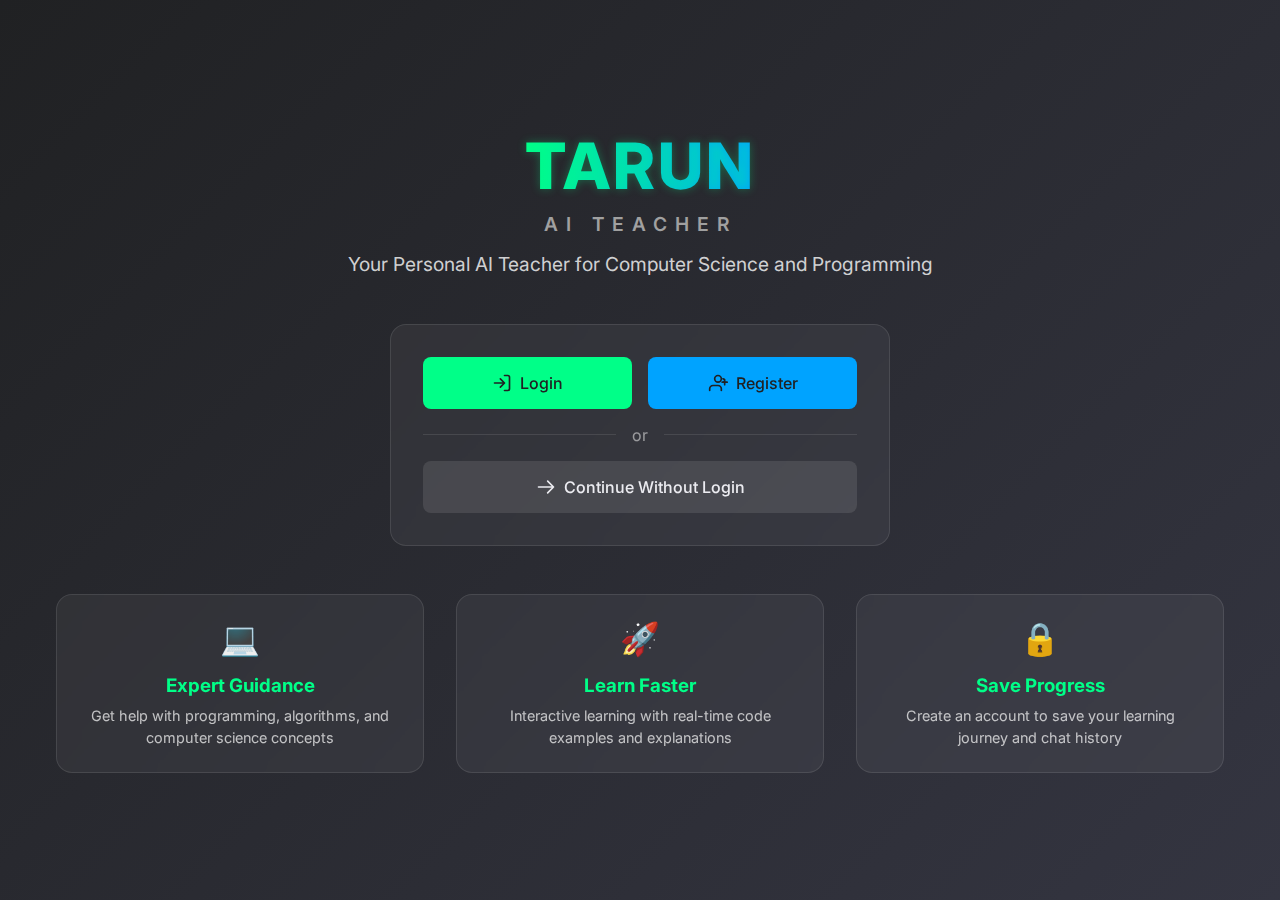
<file: index.html>
<!DOCTYPE html>
<html lang="en">
<head>
    <meta charset="UTF-8">
    <meta name="viewport" content="width=device-width, initial-scale=1.0">
    <title>Welcome to TechTeach AI</title>
    <link rel="stylesheet" href="landing-styles.css">
    <link href="https://fonts.googleapis.com/css2?family=Inter:wght@400;500;600;800&display=swap" rel="stylesheet">
</head>
<body>
    <div class="landing-container">
        <div class="hero-section">
            <div class="ai-title">
                <span class="model-name">TARUN</span>
                <span class="model-type">AI TEACHER</span>
            </div>
            <p class="hero-description">Your Personal AI Teacher for Computer Science and Programming</p>
        </div>

        <div class="options-container">
            <div class="auth-options">
                <a href="login.html" class="option-button login">
                    <svg width="20" height="20" viewBox="0 0 24 24" fill="none" stroke="currentColor">
                        <path stroke-linecap="round" stroke-linejoin="round" stroke-width="2" d="M15 3h4a2 2 0 0 1 2 2v14a2 2 0 0 1-2 2h-4M10 17l5-5-5-5M13.8 12H3"/>
                    </svg>
                    Login
                </a>
                <a href="register.html" class="option-button register">
                    <svg width="20" height="20" viewBox="0 0 24 24" fill="none" stroke="currentColor">
                        <path stroke-linecap="round" stroke-linejoin="round" stroke-width="2" d="M16 21v-2a4 4 0 0 0-4-4H6a4 4 0 0 0-4 4v2M12 11a4 4 0 1 0 0-8 4 4 0 0 0 0 8Zm6 0a2 2 0 1 0 0-4M20 8v3m0 0v3m0-3h3m-3 0h-3"/>
                    </svg>
                    Register
                </a>
            </div>
            <div class="separator">
                <span>or</span>
            </div>
            <a href="main site/main.html" class="option-button continue">
                <svg width="20" height="20" viewBox="0 0 24 24" fill="none" stroke="currentColor">
                    <path stroke-linecap="round" stroke-linejoin="round" stroke-width="2" d="M14 5l7 7m0 0l-7 7m7-7H3"/>
                </svg>
                Continue Without Login
            </a>
        </div>

        <div class="features">
            <div class="feature-item">
                <span class="feature-icon">💻</span>
                <h3>Expert Guidance</h3>
                <p>Get help with programming, algorithms, and computer science concepts</p>
            </div>
            <div class="feature-item">
                <span class="feature-icon">🚀</span>
                <h3>Learn Faster</h3>
                <p>Interactive learning with real-time code examples and explanations</p>
            </div>
            <div class="feature-item">
                <span class="feature-icon">🔒</span>
                <h3>Save Progress</h3>
                <p>Create an account to save your learning journey and chat history</p>
            </div>
        </div>
    </div>
</body>
</html>
</file>
<file: landing-styles.css>
:root {
    --primary-color: #202123;
    --secondary-color: #343541;
    --accent-color: #40414f;
    --text-color: #ececf1;
    --gradient-start: #00ff88;
    --gradient-end: #00a3ff;
}

* {
    margin: 0;
    padding: 0;
    box-sizing: border-box;
}

body {
    font-family: 'Inter', sans-serif;
    background: linear-gradient(135deg, var(--primary-color), var(--secondary-color));
    color: var(--text-color);
    min-height: 100vh;
    display: flex;
    align-items: center;
    justify-content: center;
    padding: 2rem;
}

.landing-container {
    max-width: 1200px;
    width: 100%;
    text-align: center;
}

.hero-section {
    margin-bottom: 3rem;
}

.ai-title {
    margin-bottom: 1rem;
}

.model-name {
    font-size: 4rem;
    font-weight: 800;
    background: linear-gradient(90deg, var(--gradient-start), var(--gradient-end));
    -webkit-background-clip: text;
    -webkit-text-fill-color: transparent;
    text-shadow: 0 0 10px rgba(0, 255, 136, 0.3);
    letter-spacing: 3px;
}

.model-type {
    display: block;
    font-size: 1.2rem;
    font-weight: 600;
    color: #a0a0a0;
    letter-spacing: 8px;
    margin-top: 0.5rem;
}

.hero-description {
    font-size: 1.2rem;
    color: rgba(255, 255, 255, 0.8);
    margin-top: 1rem;
}

.options-container {
    max-width: 500px;
    margin: 0 auto;
    padding: 2rem;
    background: rgba(255, 255, 255, 0.05);
    border-radius: 1rem;
    backdrop-filter: blur(10px);
    border: 1px solid rgba(255, 255, 255, 0.1);
}

.auth-options {
    display: flex;
    gap: 1rem;
    margin-bottom: 1rem;
}

.option-button {
    display: flex;
    align-items: center;
    justify-content: center;
    gap: 0.5rem;
    padding: 1rem;
    border-radius: 0.5rem;
    border: none;
    cursor: pointer;
    font-size: 1rem;
    font-weight: 500;
    text-decoration: none;
    transition: transform 0.2s, background-color 0.2s;
    flex: 1;
}

.login {
    background: var(--gradient-start);
    color: var(--primary-color);
}

.register {
    background: var(--gradient-end);
    color: var(--primary-color);
}

.guest {
    background: rgba(255, 255, 255, 0.1);
    color: var(--text-color);
    width: 100%;
}

.option-button:hover {
    transform: translateY(-2px);
}

.separator {
    display: flex;
    align-items: center;
    text-align: center;
    margin: 1rem 0;
    color: rgba(255, 255, 255, 0.5);
}

.separator::before,
.separator::after {
    content: '';
    flex: 1;
    border-bottom: 1px solid rgba(255, 255, 255, 0.1);
}

.separator span {
    padding: 0 1rem;
}

.features {
    display: grid;
    grid-template-columns: repeat(auto-fit, minmax(250px, 1fr));
    gap: 2rem;
    margin-top: 3rem;
    padding: 0 1rem;
}

.feature-item {
    padding: 1.5rem;
    background: rgba(255, 255, 255, 0.05);
    border-radius: 1rem;
    backdrop-filter: blur(10px);
    border: 1px solid rgba(255, 255, 255, 0.1);
}

.feature-icon {
    font-size: 2rem;
    margin-bottom: 1rem;
    display: block;
}

.feature-item h3 {
    margin-bottom: 0.5rem;
    color: var(--gradient-start);
}

.feature-item p {
    color: rgba(255, 255, 255, 0.7);
    font-size: 0.9rem;
    line-height: 1.5;
}

@media (max-width: 768px) {
    .model-name {
        font-size: 3rem;
    }

    .auth-options {
        flex-direction: column;
    }

    .features {
        grid-template-columns: 1fr;
    }
}

/* Update the continue button style */
.continue {
    background: rgba(255, 255, 255, 0.1);
    color: var(--text-color);
    width: 100%;
}

.continue:hover {
    background: rgba(255, 255, 255, 0.2);
    transform: translateY(-2px);
}
</file>
